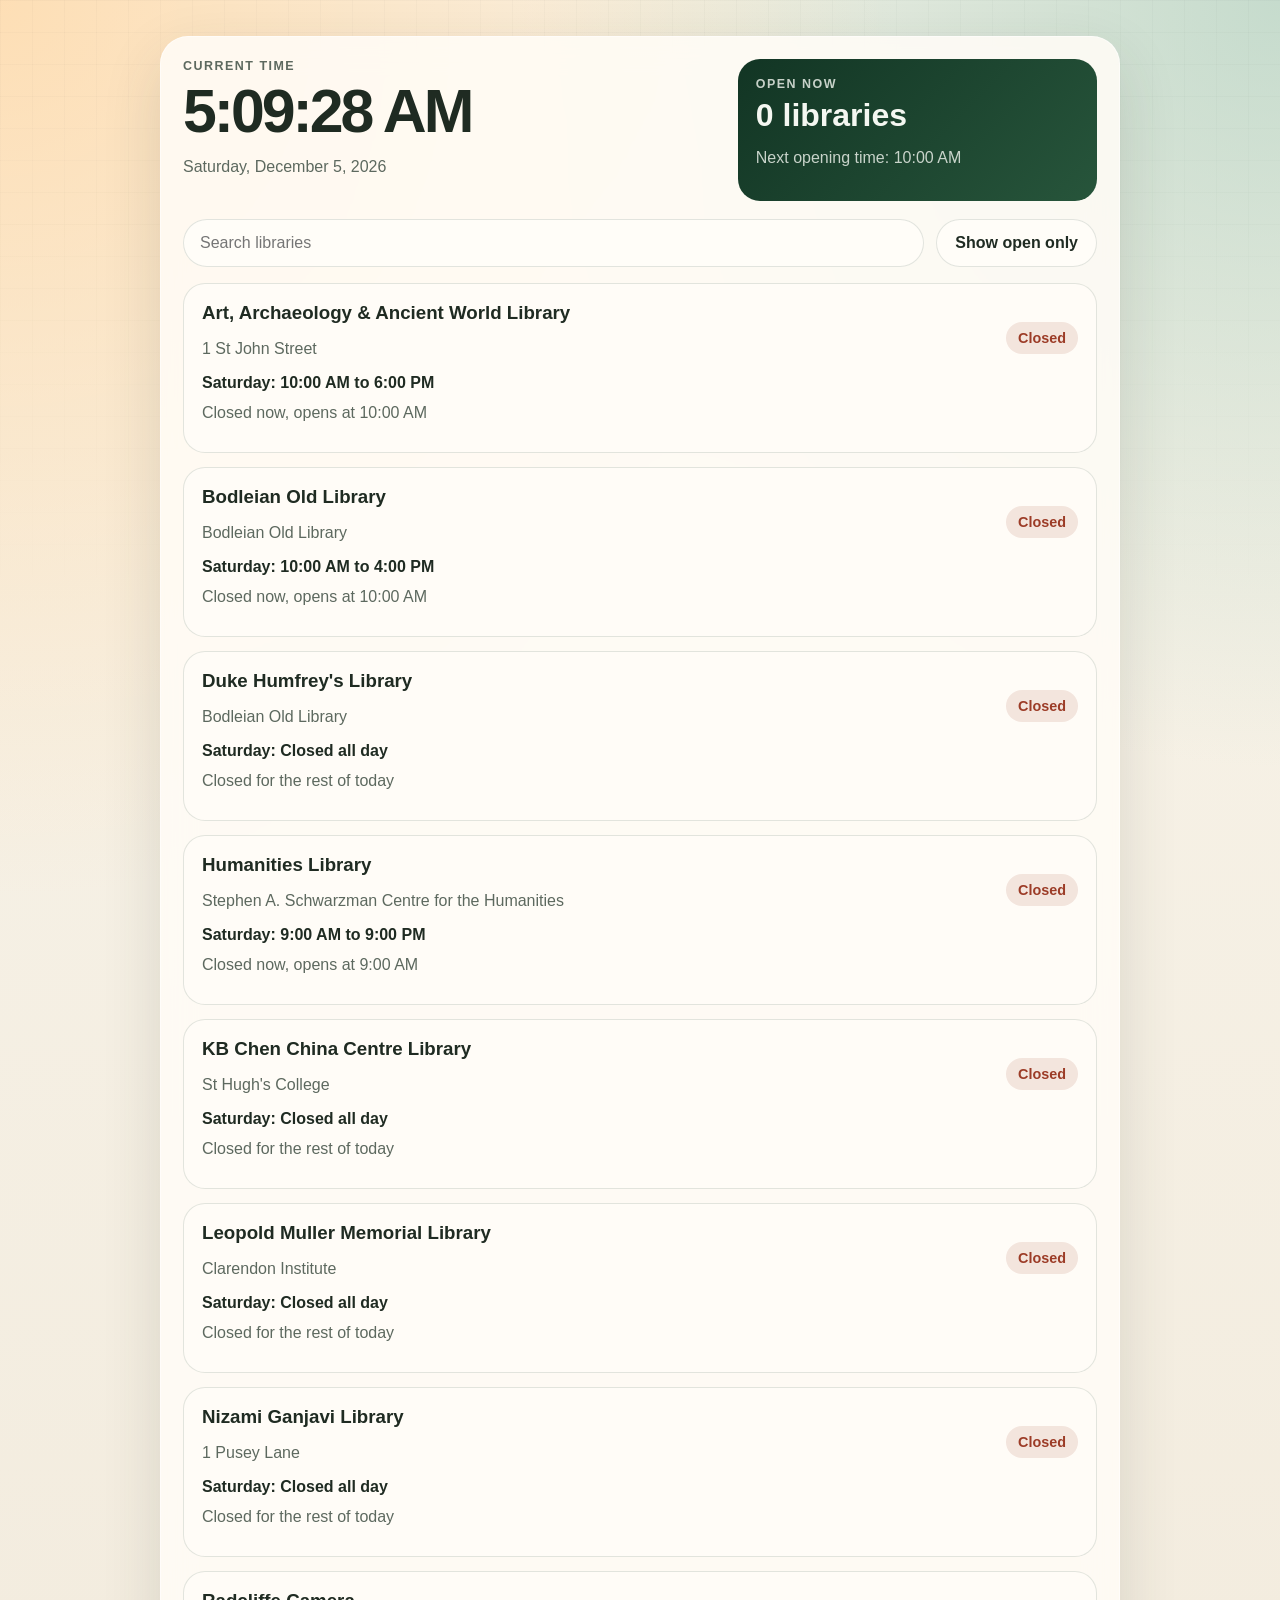
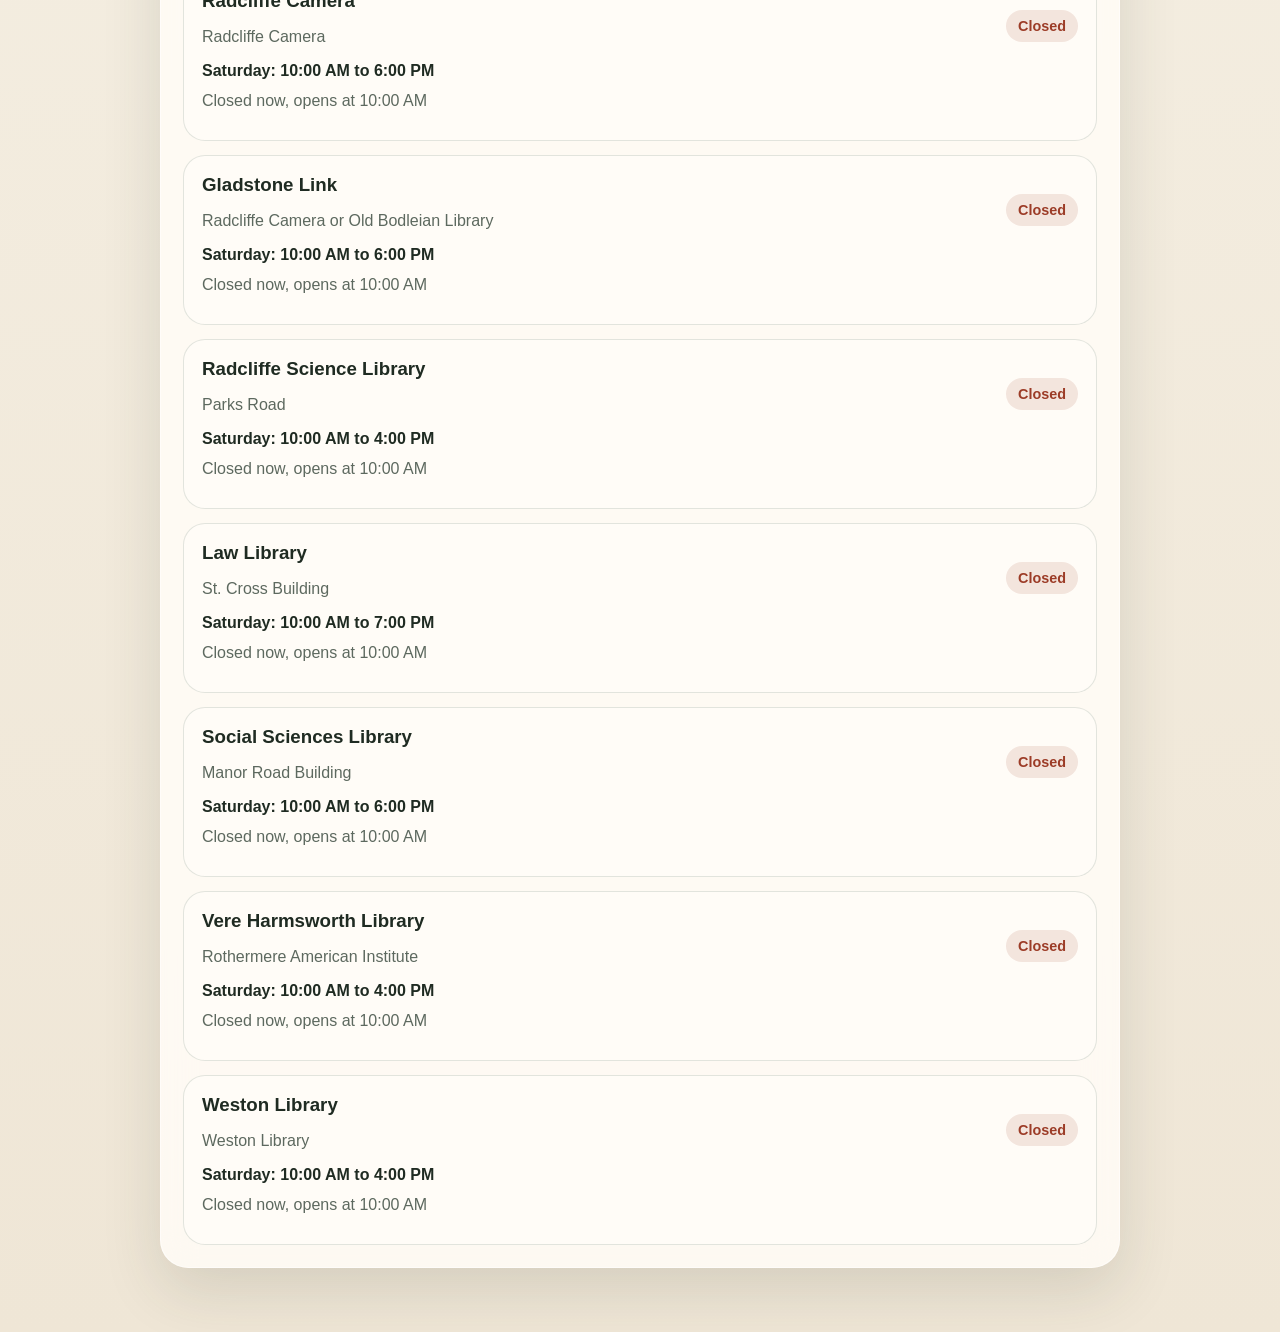
<file: index.html>
<!DOCTYPE html>
<html lang="en">
  <head>
    <meta charset="UTF-8" />
    <meta name="viewport" content="width=device-width, initial-scale=1.0" />
    <meta
      name="description"
      content="A widget-style library hours tracker that shows which branches are open right now."
    />
    <meta name="theme-color" content="#123524" />
    <meta name="apple-mobile-web-app-capable" content="yes" />
    <meta name="apple-mobile-web-app-status-bar-style" content="default" />
    <meta name="apple-mobile-web-app-title" content="Libraries" />
    <link rel="manifest" href="./manifest.webmanifest" />
    <link rel="icon" href="./icon.svg" type="image/svg+xml" />
    <link rel="apple-touch-icon" href="./icon.svg" />
    <link rel="stylesheet" href="./styles.css" />
    <title>Library Hours Widget</title>
  </head>
  <body>
    <main class="app-shell">
      <section class="widget">
        <div class="widget-top">
          <div>
            <p class="label">Current time</p>
            <h2 id="current-time">--:--</h2>
            <p id="current-date" class="muted">Loading date…</p>
          </div>

          <div class="summary-card">
            <p class="label">Open now</p>
            <p id="open-count" class="summary-value">0 libraries</p>
            <p id="next-change" class="muted">Checking today’s schedule…</p>
          </div>
        </div>

        <div class="toolbar">
          <input
            id="search-input"
            type="search"
            placeholder="Search libraries"
            aria-label="Search libraries"
          />
          <button id="open-only-toggle" class="toggle-button" type="button">
            Show open only
          </button>
        </div>

        <div id="libraries-list" class="libraries-list" aria-live="polite"></div>
      </section>
    </main>

    <script src="./libraryData.js"></script>
    <script src="./app.js"></script>
  </body>
</html>
</file>
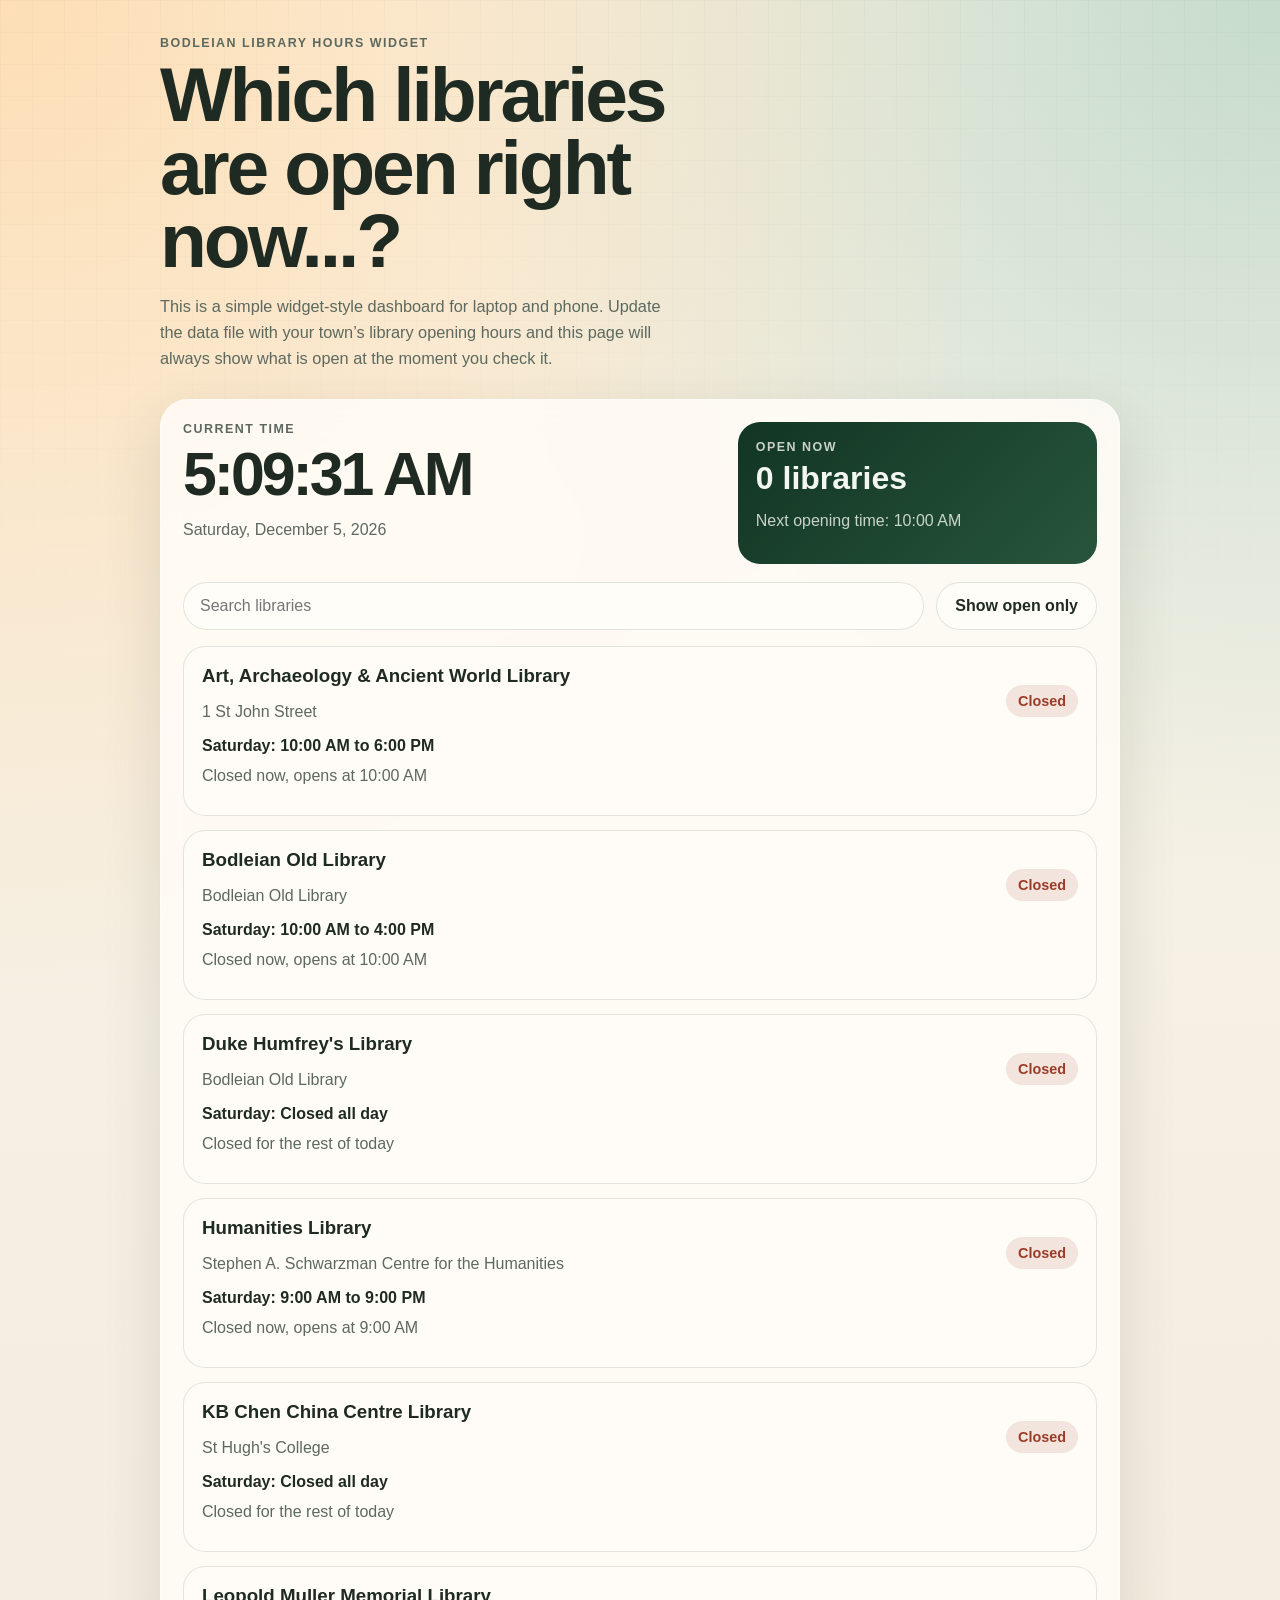
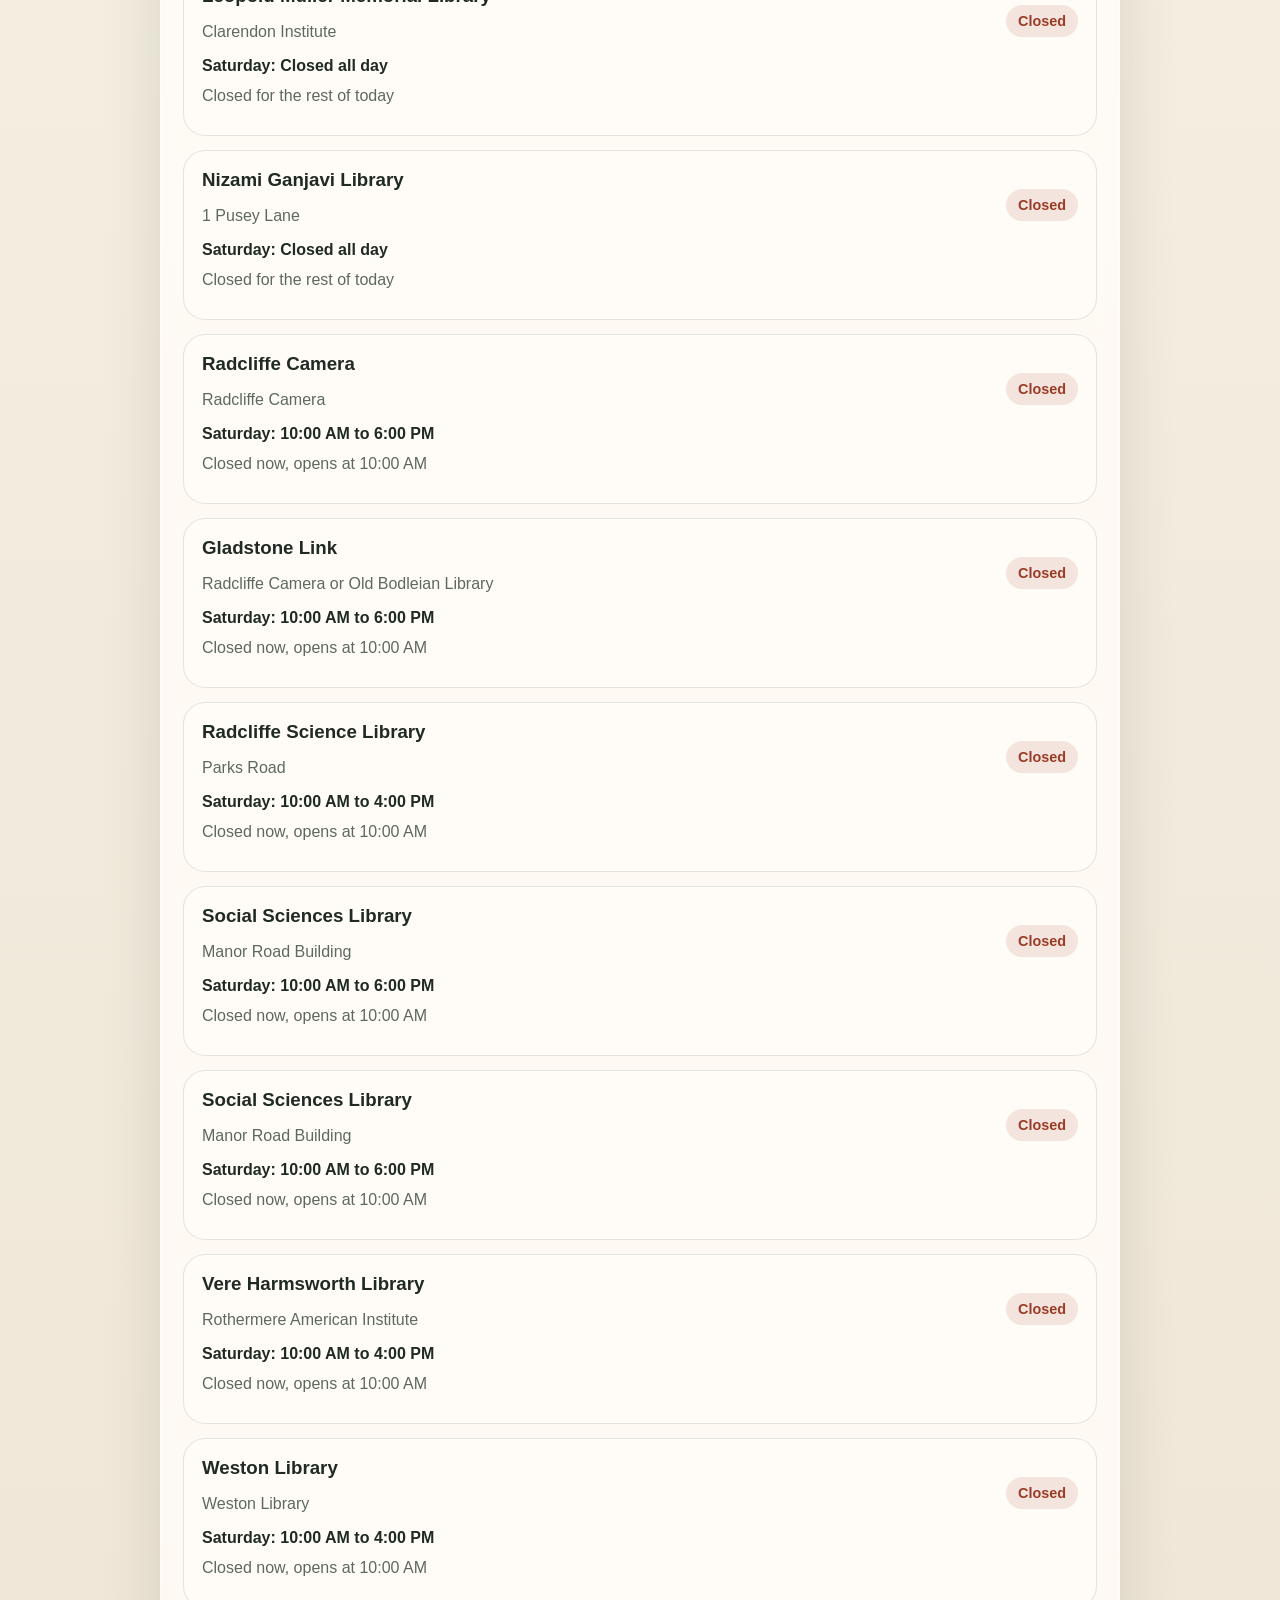
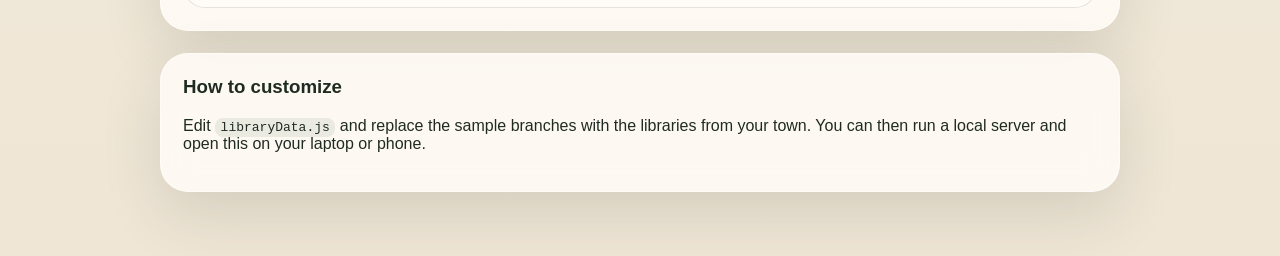
<file: Library Finder/index.html>
<!DOCTYPE html>
<html lang="en">
  <head>
    <meta charset="UTF-8" />
    <meta name="viewport" content="width=device-width, initial-scale=1.0" />
    <meta
      name="description"
      content="A widget-style library hours tracker that shows which branches are open right now."
    />
    <meta name="theme-color" content="#123524" />
    <meta name="apple-mobile-web-app-capable" content="yes" />
    <meta name="apple-mobile-web-app-status-bar-style" content="default" />
    <meta name="apple-mobile-web-app-title" content="Libraries" />
    <link rel="manifest" href="./manifest.webmanifest" />
    <link rel="icon" href="./icon.svg" type="image/svg+xml" />
    <link rel="apple-touch-icon" href="./icon.svg" />
    <link rel="stylesheet" href="./styles.css" />
    <title>Library Hours Widget</title>
  </head>
  <body>
    <main class="app-shell">
      <section class="hero">
        <p class="eyebrow">Bodleian Library Hours Widget</p>
        <h1>Which libraries are open right now...?</h1>
        <p class="lede">
          This is a simple widget-style dashboard for laptop and phone. Update the data
          file with your town’s library opening hours and this page will always
          show what is open at the moment you check it.
        </p>
      </section>

      <section class="widget">
        <div class="widget-top">
          <div>
            <p class="label">Current time</p>
            <h2 id="current-time">--:--</h2>
            <p id="current-date" class="muted">Loading date…</p>
          </div>

          <div class="summary-card">
            <p class="label">Open now</p>
            <p id="open-count" class="summary-value">0 libraries</p>
            <p id="next-change" class="muted">Checking today’s schedule…</p>
          </div>
        </div>

        <div class="toolbar">
          <input
            id="search-input"
            type="search"
            placeholder="Search libraries"
            aria-label="Search libraries"
          />
          <button id="open-only-toggle" class="toggle-button" type="button">
            Show open only
          </button>
        </div>

        <div id="libraries-list" class="libraries-list" aria-live="polite"></div>
      </section>

      <section class="notes">
        <h3>How to customize</h3>
        <p>
          Edit <code>libraryData.js</code> and replace the sample branches with
          the libraries from your town. You can then run a local server and open
          this on your laptop or phone.
        </p>
      </section>
    </main>

    <script src="./libraryData.js"></script>
    <script src="./app.js"></script>
  </body>
</html>
</file>
<file: styles.css>
:root {
  color-scheme: light;
  --bg: #f4efe4;
  --surface: rgba(255, 252, 246, 0.88);
  --surface-strong: #fffdf8;
  --ink: #1f2b22;
  --muted: #5d695f;
  --accent: #123524;
  --accent-soft: #dde8d7;
  --open: #1b7a43;
  --closed: #9c3c27;
  --border: rgba(18, 53, 36, 0.12);
  --shadow: 0 22px 60px rgba(49, 58, 42, 0.14);
  --radius: 28px;
  font-family: "Avenir Next", "Segoe UI", sans-serif;
}

* {
  box-sizing: border-box;
}

body {
  margin: 0;
  min-height: 100vh;
  color: var(--ink);
  background:
    radial-gradient(circle at top left, rgba(255, 217, 168, 0.8), transparent 28%),
    radial-gradient(circle at top right, rgba(181, 211, 195, 0.75), transparent 24%),
    linear-gradient(180deg, #f8f4ea 0%, #efe6d6 100%);
}

body::before {
  content: "";
  position: fixed;
  inset: 0;
  pointer-events: none;
  background-image: linear-gradient(rgba(18, 53, 36, 0.03) 1px, transparent 1px),
    linear-gradient(90deg, rgba(18, 53, 36, 0.03) 1px, transparent 1px);
  background-size: 32px 32px;
  mask-image: linear-gradient(180deg, rgba(0, 0, 0, 0.7), transparent 70%);
}

.app-shell {
  width: min(960px, calc(100% - 32px));
  margin: 0 auto;
  padding: 36px 0 64px;
}

.hero {
  margin-bottom: 28px;
}

.eyebrow,
.label {
  margin: 0 0 8px;
  font-size: 0.78rem;
  font-weight: 700;
  letter-spacing: 0.12em;
  text-transform: uppercase;
  color: var(--muted);
}

.hero h1 {
  margin: 0;
  max-width: 12ch;
  font-size: clamp(2.6rem, 8vw, 4.8rem);
  line-height: 0.95;
  letter-spacing: -0.04em;
}

.lede {
  max-width: 58ch;
  font-size: 1.02rem;
  line-height: 1.6;
  color: var(--muted);
}

.widget,
.notes {
  position: relative;
  backdrop-filter: blur(16px);
  background: var(--surface);
  border: 1px solid rgba(255, 255, 255, 0.55);
  border-radius: var(--radius);
  box-shadow: var(--shadow);
}

.widget {
  padding: 22px;
}

.widget-top {
  display: grid;
  grid-template-columns: 1.5fr 1fr;
  gap: 16px;
  align-items: start;
}

#current-time {
  margin: 0;
  font-size: clamp(2.1rem, 6vw, 3.8rem);
  line-height: 1;
  letter-spacing: -0.05em;
}

.muted {
  color: var(--muted);
}

.summary-card {
  padding: 18px;
  border-radius: 22px;
  background: linear-gradient(135deg, var(--accent) 0%, #27553b 100%);
  color: #f4f7f1;
}

.summary-card .label,
.summary-card .muted {
  color: rgba(244, 247, 241, 0.8);
}

.summary-value {
  margin: 0 0 8px;
  font-size: 2rem;
  font-weight: 700;
  line-height: 1.05;
}

.toolbar {
  display: flex;
  gap: 12px;
  margin: 18px 0 16px;
}

.toolbar input,
.toggle-button {
  border: 1px solid var(--border);
  border-radius: 999px;
  background: var(--surface-strong);
  color: var(--ink);
  font: inherit;
}

.toolbar input {
  flex: 1;
  padding: 14px 16px;
}

.toggle-button {
  padding: 14px 18px;
  font-weight: 700;
  cursor: pointer;
  transition: transform 120ms ease, background 120ms ease;
}

.toggle-button:hover,
.toggle-button.is-active {
  background: var(--accent-soft);
  transform: translateY(-1px);
}

.libraries-list {
  display: grid;
  gap: 14px;
}

.library-card {
  padding: 18px;
  border-radius: 22px;
  border: 1px solid var(--border);
  background: rgba(255, 253, 248, 0.88);
}

.card-header,
.card-footer {
  display: flex;
  justify-content: space-between;
  gap: 16px;
  align-items: center;
}

.card-header h3,
.card-footer p {
  margin: 0;
}

.status-pill {
  display: inline-flex;
  align-items: center;
  gap: 8px;
  padding: 8px 12px;
  border-radius: 999px;
  font-size: 0.9rem;
  font-weight: 700;
}

.status-pill.open {
  background: rgba(27, 122, 67, 0.12);
  color: var(--open);
}

.status-pill.closed {
  background: rgba(156, 60, 39, 0.12);
  color: var(--closed);
}

.schedule-line {
  margin: 12px 0;
  color: var(--muted);
}

.today-hours {
  margin: 0 0 10px;
  font-weight: 600;
}

.empty-state {
  padding: 24px;
  text-align: center;
  color: var(--muted);
  border: 1px dashed var(--border);
  border-radius: 22px;
}

.notes {
  margin-top: 22px;
  padding: 22px;
}

.notes h3 {
  margin-top: 0;
}

code {
  padding: 0.12rem 0.35rem;
  border-radius: 8px;
  background: rgba(18, 53, 36, 0.08);
}

@media (max-width: 720px) {
  .app-shell {
    width: min(100% - 18px, 960px);
    padding-top: 18px;
  }

  .widget {
    padding: 16px;
  }

  .widget-top,
  .toolbar,
  .card-header,
  .card-footer {
    grid-template-columns: 1fr;
    flex-direction: column;
    align-items: flex-start;
  }

  .toolbar {
    align-items: stretch;
  }

  .toggle-button {
    width: 100%;
  }
}
</file>
<file: Library Finder/styles.css>
:root {
  color-scheme: light;
  --bg: #f4efe4;
  --surface: rgba(255, 252, 246, 0.88);
  --surface-strong: #fffdf8;
  --ink: #1f2b22;
  --muted: #5d695f;
  --accent: #123524;
  --accent-soft: #dde8d7;
  --open: #1b7a43;
  --closed: #9c3c27;
  --border: rgba(18, 53, 36, 0.12);
  --shadow: 0 22px 60px rgba(49, 58, 42, 0.14);
  --radius: 28px;
  font-family: "Avenir Next", "Segoe UI", sans-serif;
}

* {
  box-sizing: border-box;
}

body {
  margin: 0;
  min-height: 100vh;
  color: var(--ink);
  background:
    radial-gradient(circle at top left, rgba(255, 217, 168, 0.8), transparent 28%),
    radial-gradient(circle at top right, rgba(181, 211, 195, 0.75), transparent 24%),
    linear-gradient(180deg, #f8f4ea 0%, #efe6d6 100%);
}

body::before {
  content: "";
  position: fixed;
  inset: 0;
  pointer-events: none;
  background-image: linear-gradient(rgba(18, 53, 36, 0.03) 1px, transparent 1px),
    linear-gradient(90deg, rgba(18, 53, 36, 0.03) 1px, transparent 1px);
  background-size: 32px 32px;
  mask-image: linear-gradient(180deg, rgba(0, 0, 0, 0.7), transparent 70%);
}

.app-shell {
  width: min(960px, calc(100% - 32px));
  margin: 0 auto;
  padding: 36px 0 64px;
}

.hero {
  margin-bottom: 28px;
}

.eyebrow,
.label {
  margin: 0 0 8px;
  font-size: 0.78rem;
  font-weight: 700;
  letter-spacing: 0.12em;
  text-transform: uppercase;
  color: var(--muted);
}

.hero h1 {
  margin: 0;
  max-width: 12ch;
  font-size: clamp(2.6rem, 8vw, 4.8rem);
  line-height: 0.95;
  letter-spacing: -0.04em;
}

.lede {
  max-width: 58ch;
  font-size: 1.02rem;
  line-height: 1.6;
  color: var(--muted);
}

.widget,
.notes {
  position: relative;
  backdrop-filter: blur(16px);
  background: var(--surface);
  border: 1px solid rgba(255, 255, 255, 0.55);
  border-radius: var(--radius);
  box-shadow: var(--shadow);
}

.widget {
  padding: 22px;
}

.widget-top {
  display: grid;
  grid-template-columns: 1.5fr 1fr;
  gap: 16px;
  align-items: start;
}

#current-time {
  margin: 0;
  font-size: clamp(2.1rem, 6vw, 3.8rem);
  line-height: 1;
  letter-spacing: -0.05em;
}

.muted {
  color: var(--muted);
}

.summary-card {
  padding: 18px;
  border-radius: 22px;
  background: linear-gradient(135deg, var(--accent) 0%, #27553b 100%);
  color: #f4f7f1;
}

.summary-card .label,
.summary-card .muted {
  color: rgba(244, 247, 241, 0.8);
}

.summary-value {
  margin: 0 0 8px;
  font-size: 2rem;
  font-weight: 700;
  line-height: 1.05;
}

.toolbar {
  display: flex;
  gap: 12px;
  margin: 18px 0 16px;
}

.toolbar input,
.toggle-button {
  border: 1px solid var(--border);
  border-radius: 999px;
  background: var(--surface-strong);
  color: var(--ink);
  font: inherit;
}

.toolbar input {
  flex: 1;
  padding: 14px 16px;
}

.toggle-button {
  padding: 14px 18px;
  font-weight: 700;
  cursor: pointer;
  transition: transform 120ms ease, background 120ms ease;
}

.toggle-button:hover,
.toggle-button.is-active {
  background: var(--accent-soft);
  transform: translateY(-1px);
}

.libraries-list {
  display: grid;
  gap: 14px;
}

.library-card {
  padding: 18px;
  border-radius: 22px;
  border: 1px solid var(--border);
  background: rgba(255, 253, 248, 0.88);
}

.card-header,
.card-footer {
  display: flex;
  justify-content: space-between;
  gap: 16px;
  align-items: center;
}

.card-header h3,
.card-footer p {
  margin: 0;
}

.status-pill {
  display: inline-flex;
  align-items: center;
  gap: 8px;
  padding: 8px 12px;
  border-radius: 999px;
  font-size: 0.9rem;
  font-weight: 700;
}

.status-pill.open {
  background: rgba(27, 122, 67, 0.12);
  color: var(--open);
}

.status-pill.closed {
  background: rgba(156, 60, 39, 0.12);
  color: var(--closed);
}

.schedule-line {
  margin: 12px 0;
  color: var(--muted);
}

.today-hours {
  margin: 0 0 10px;
  font-weight: 600;
}

.empty-state {
  padding: 24px;
  text-align: center;
  color: var(--muted);
  border: 1px dashed var(--border);
  border-radius: 22px;
}

.notes {
  margin-top: 22px;
  padding: 22px;
}

.notes h3 {
  margin-top: 0;
}

code {
  padding: 0.12rem 0.35rem;
  border-radius: 8px;
  background: rgba(18, 53, 36, 0.08);
}

@media (max-width: 720px) {
  .app-shell {
    width: min(100% - 18px, 960px);
    padding-top: 18px;
  }

  .widget {
    padding: 16px;
  }

  .widget-top,
  .toolbar,
  .card-header,
  .card-footer {
    grid-template-columns: 1fr;
    flex-direction: column;
    align-items: flex-start;
  }

  .toolbar {
    align-items: stretch;
  }

  .toggle-button {
    width: 100%;
  }
}
</file>
